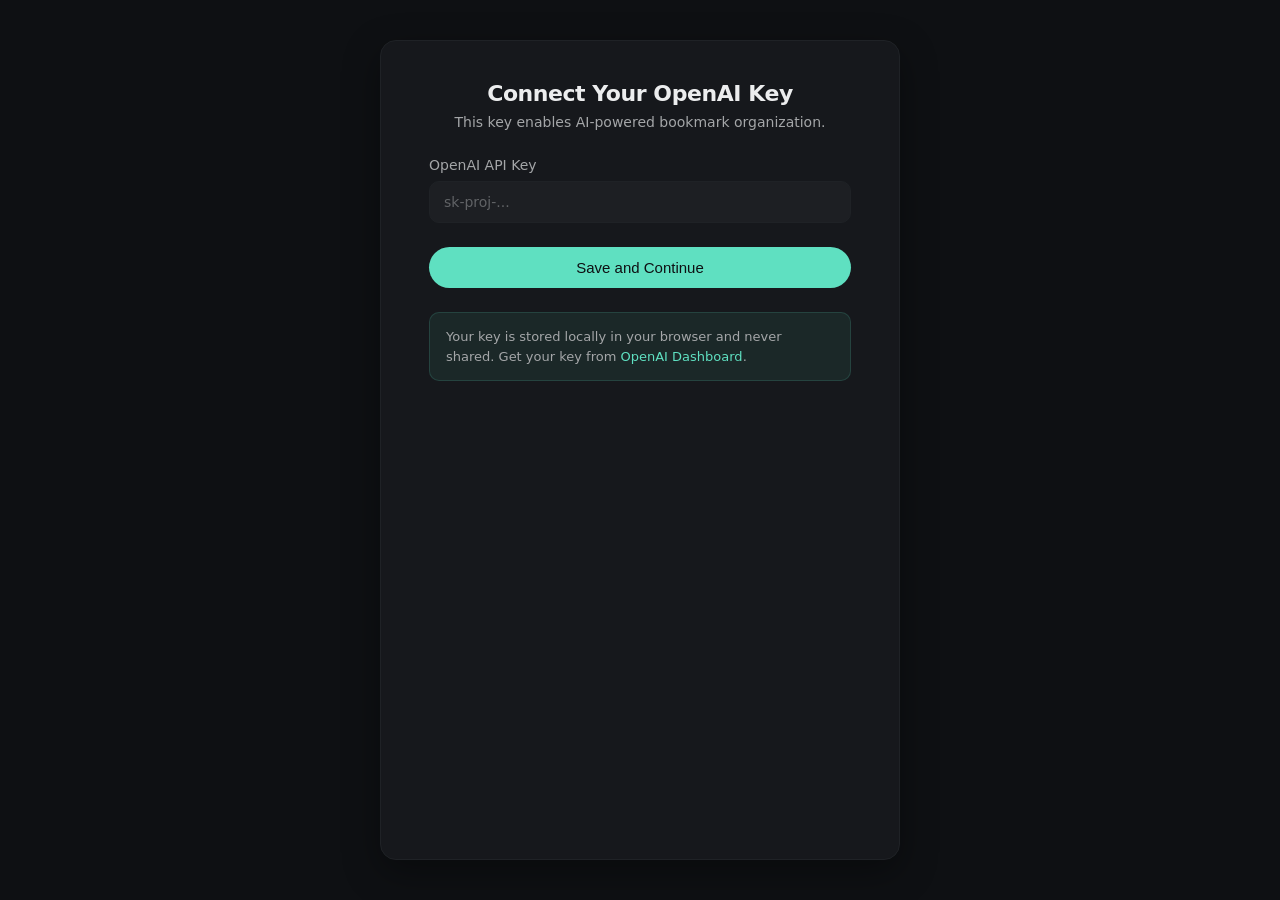
<file: ui/onboarding.html>
<!doctype html>
<html lang="en">

<head>
    <meta charset="UTF-8" />
    <meta name="viewport" content="width=device-width, initial-scale=1" />
    <title>Connect OpenAI Key — AI Bookmark Enhancer</title>
    <style>
        :root {
            --bg: #0E1013;
            --surface: #16181C;
            --border: #1F2226;
            --accent: #5FE0C1;
            --accent-dim: #3BB39A;
            --text-primary: #ECEDEE;
            --text-secondary: #A4A6A8;
            --radius: 16px;
            --font: -apple-system, BlinkMacSystemFont, "SF Pro Text", "Geist", system-ui, sans-serif;
        }

        * {
            box-sizing: border-box;
        }

        body {
            background: var(--bg);
            color: var(--text-primary);
            font-family: var(--font);
            margin: 0;
            display: flex;
            justify-content: center;
            min-height: 100vh;
            padding: 40px 20px;
        }

        .panel {
            background: var(--surface);
            border: 1px solid var(--border);
            border-radius: var(--radius);
            width: 100%;
            max-width: 520px;
            padding: 40px 48px 48px;
            box-shadow: 0 12px 36px rgba(0, 0, 0, 0.35);
            display: flex;
            flex-direction: column;
            gap: 24px;
        }

        .header {
            text-align: center;
        }

        .title {
            font-size: 22px;
            font-weight: 600;
            letter-spacing: -0.02em;
            margin-bottom: 6px;
        }

        .subtitle {
            font-size: 14px;
            color: var(--text-secondary);
            line-height: 1.5;
        }

        .form-group {
            display: flex;
            flex-direction: column;
            gap: 8px;
        }

        label {
            font-size: 14px;
            font-weight: 500;
            color: var(--text-secondary);
        }

        input[type="text"],
        input[type="password"] {
            background: rgba(255, 255, 255, 0.03);
            border: 1px solid var(--border);
            border-radius: 10px;
            padding: 12px 14px;
            font-size: 14px;
            color: var(--text-primary);
            font-family: var(--font);
            transition: all .15s ease;
        }

        input[type="text"]:focus,
        input[type="password"]:focus {
            outline: none;
            border-color: var(--accent);
            background: rgba(255, 255, 255, 0.05);
        }

        input[type="text"]::placeholder,
        input[type="password"]::placeholder {
            color: var(--text-secondary);
            opacity: 0.5;
        }

        .primary-btn {
            align-self: stretch;
            background: var(--accent);
            color: #0E1013;
            border: none;
            border-radius: 999px;
            font-size: 15px;
            font-weight: 500;
            padding: 12px 26px;
            cursor: pointer;
            transition: all .15s ease;
        }

        .primary-btn:hover:not(:disabled) {
            background: var(--accent-dim);
            transform: translateY(-1px);
            box-shadow: 0 4px 14px rgba(95, 224, 193, 0.2);
        }

        .primary-btn:disabled {
            opacity: 0.4;
            cursor: not-allowed;
        }

        .info-box {
            background: rgba(95, 224, 193, 0.08);
            border: 1px solid rgba(95, 224, 193, 0.15);
            border-radius: 10px;
            padding: 14px 16px;
            font-size: 13px;
            color: var(--text-secondary);
            line-height: 1.5;
        }

        .info-box a {
            color: var(--accent);
            text-decoration: none;
        }

        .info-box a:hover {
            text-decoration: underline;
        }

        @media (max-width: 640px) {
            .panel {
                padding: 28px 20px 36px;
            }
        }
    </style>
</head>

<body>
    <div class="panel">
        <div class="header">
            <div class="title">Connect Your OpenAI Key</div>
            <div class="subtitle">This key enables AI-powered bookmark organization.</div>
        </div>

        <div class="form-group">
            <label for="key">OpenAI API Key</label>
            <input type="password" id="key" placeholder="sk-proj-..." autocomplete="off" />
        </div>

        <button id="save" class="primary-btn">Save and Continue</button>

        <div class="info-box">
            Your key is stored locally in your browser and never shared. Get your key from <a href="https://platform.openai.com/api-keys" target="_blank">OpenAI Dashboard</a>.
        </div>
    </div>

    <script type="module" src="./onboarding.js"></script>
</body>

</html>
</file>
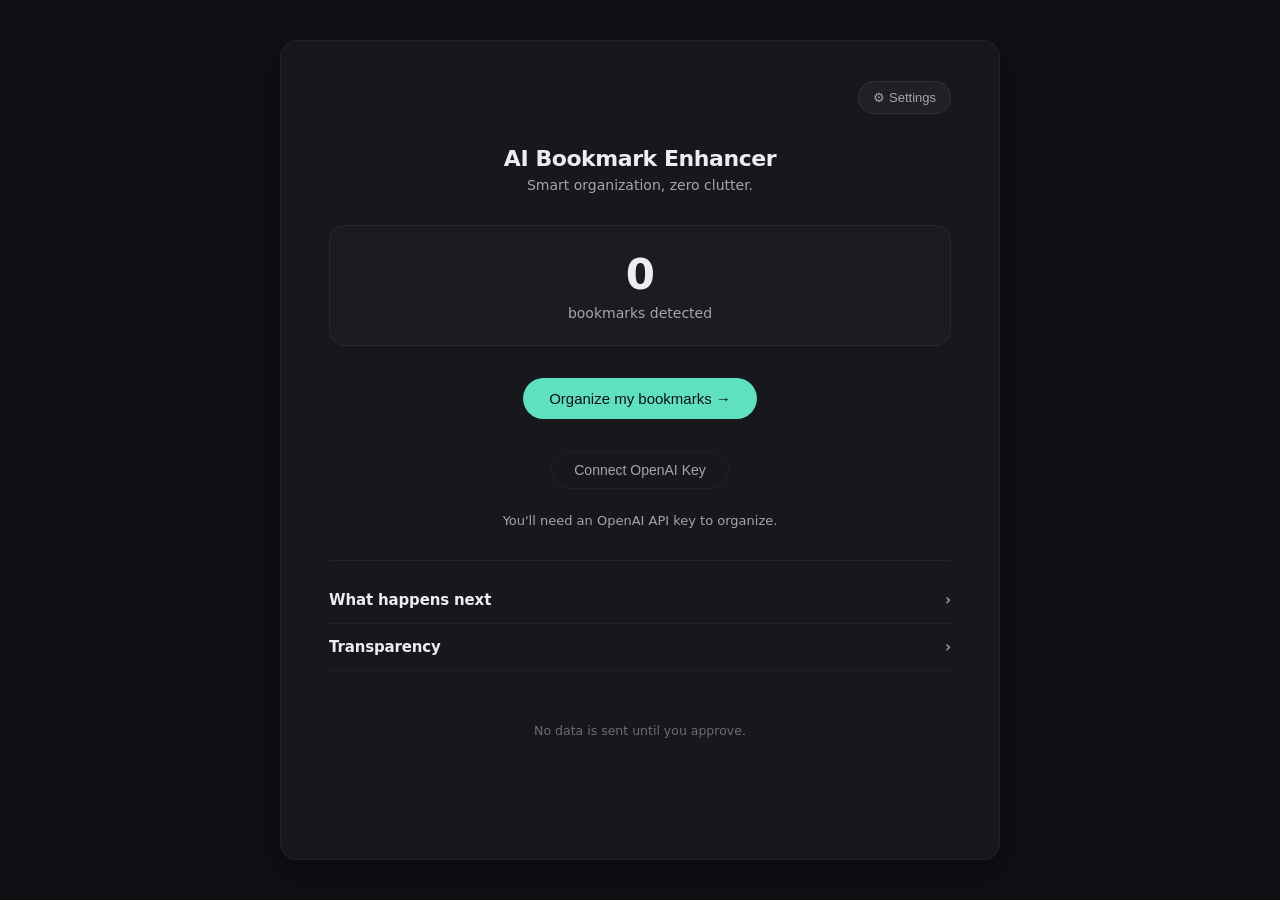
<file: ui/page1.html>
<!doctype html>
<html lang="en">

<head>
    <meta charset="UTF-8" />
    <meta name="viewport" content="width=device-width, initial-scale=1" />
    <title>AI Bookmark Enhancer — Start</title>
    <style>
        :root {
            --bg: #0E1013;
            --surface: #16181C;
            --border: #1F2226;
            --accent: #5FE0C1;
            --accent-dim: #3BB39A;
            --text-primary: #ECEDEE;
            --text-secondary: #A4A6A8;
            --radius: 16px;
            --font: -apple-system, BlinkMacSystemFont, "SF Pro Text", "Geist", system-ui, sans-serif;
        }

        * {
            box-sizing: border-box;
        }

        body {
            background: var(--bg);
            color: var(--text-primary);
            font-family: var(--font);
            margin: 0;
            display: flex;
            justify-content: center;
            min-height: 100vh;
            padding: 40px 20px;
            opacity: 0;
            transition: opacity .25s ease;
        }

        body.page-ready {
            opacity: 1;
        }

        body.page-exit {
            opacity: 0;
        }

        .panel {
            background: var(--surface);
            border: 1px solid var(--border);
            border-radius: var(--radius);
            width: 100%;
            max-width: 720px;
            padding: 40px 48px 48px;
            box-shadow: 0 12px 36px rgba(0, 0, 0, 0.35);
            display: flex;
            flex-direction: column;
            gap: 32px;
        }

        .header {
            text-align: center;
        }

        .title {
            font-size: 22px;
            font-weight: 600;
            letter-spacing: -0.02em;
            margin-bottom: 6px;
        }

        .panel-nav {
            display: flex;
            justify-content: flex-end;
        }

        .settings-chip {
            position: relative;
            background: rgba(255, 255, 255, 0.04);
            border: 1px solid rgba(255, 255, 255, 0.08);
            border-radius: 999px;
            color: var(--text-secondary);
            font-size: 13px;
            display: inline-flex;
            align-items: center;
            gap: 6px;
            padding: 8px 14px;
            cursor: pointer;
            transition: all .15s ease;
        }

        .settings-chip:hover {
            color: var(--accent);
            border-color: rgba(95, 224, 193, 0.35);
            background: rgba(95, 224, 193, 0.08);
        }

        .settings-chip::after {
            content: attr(data-tooltip);
            position: absolute;
            bottom: -32px;
            right: 0;
            background: rgba(22, 24, 28, 0.95);
            color: var(--text-primary);
            border-radius: 8px;
            padding: 6px 10px;
            font-size: 12px;
            white-space: nowrap;
            opacity: 0;
            transform: translateY(4px);
            pointer-events: none;
            transition: opacity .15s ease, transform .15s ease;
            border: 1px solid rgba(255, 255, 255, 0.08);
        }

        .settings-chip:hover::after {
            opacity: 1;
            transform: translateY(0);
        }

        .subtitle {
            font-size: 14px;
            color: var(--text-secondary);
        }

        .summary {
            text-align: center;
            background: rgba(255, 255, 255, 0.02);
            border: 1px solid rgba(255, 255, 255, 0.05);
            border-radius: var(--radius);
            padding: 24px 16px;
        }

        .metric {
            font-size: 42px;
            font-weight: 600;
            margin-bottom: 6px;
            letter-spacing: -0.02em;
        }

        .metric-label {
            font-size: 14px;
            color: var(--text-secondary);
        }

        .primary-btn {
            align-self: center;
            background: var(--accent);
            color: #0E1013;
            border: none;
            border-radius: 999px;
            font-size: 15px;
            font-weight: 500;
            padding: 12px 26px;
            cursor: pointer;
            transition: all .15s ease;
        }

        .primary-btn:hover:not(:disabled) {
            background: var(--accent-dim);
            transform: translateY(-1px);
            box-shadow: 0 4px 14px rgba(95, 224, 193, 0.2);
        }

        .primary-btn:disabled {
            opacity: 0.4;
            cursor: not-allowed;
        }

        .secondary-btn {
            align-self: center;
            background: transparent;
            color: var(--text-secondary);
            border: 1px solid var(--border);
            border-radius: 999px;
            font-size: 14px;
            font-weight: 500;
            padding: 10px 22px;
            cursor: pointer;
            transition: all .15s ease;
        }

        .secondary-btn:hover {
            color: var(--text-primary);
            border-color: var(--accent);
            background: rgba(95, 224, 193, 0.05);
        }

        .hint-text {
            text-align: center;
            font-size: 13px;
            color: var(--text-secondary);
            margin: -8px 0 0;
        }

        /* ------------------------------- */
        /* Expandable sections */
        .accordion {
            border-top: 1px solid rgba(255, 255, 255, 0.05);
            padding-top: 16px;
        }

        .accordion-item {
            border-bottom: 1px solid rgba(255, 255, 255, 0.04);
        }

        .accordion-header {
            cursor: pointer;
            display: flex;
            justify-content: space-between;
            align-items: center;
            padding: 14px 0;
            font-weight: 600;
            font-size: 15px;
            letter-spacing: -0.01em;
            transition: color .15s ease;
        }

        .accordion-header:hover {
            color: var(--accent);
        }

        .accordion-icon {
            transition: transform .2s ease;
            opacity: .6;
        }

        .accordion-item.open .accordion-icon {
            transform: rotate(90deg);
            opacity: 1;
        }

        .accordion-content {
            max-height: 0;
            overflow: hidden;
            transition: max-height .35s ease, opacity .25s ease;
            opacity: 0;
            color: var(--text-secondary);
        }

        .accordion-item.open .accordion-content {
            max-height: 300px;
            opacity: 1;
        }

        .accordion-content p {
            font-size: 14px;
            line-height: 1.6;
            margin: 4px 0 10px;
        }

        .footer-tip {
            text-align: center;
            font-size: 12.5px;
            color: var(--text-secondary);
            opacity: 0.6;
            margin-top: 20px;
        }

        .toast {
            position: fixed;
            bottom: 30px;
            left: 50%;
            transform: translateX(-50%) translateY(100px);
            background: var(--accent);
            color: #0E1013;
            padding: 12px 20px;
            border-radius: 999px;
            font-size: 14px;
            font-weight: 500;
            box-shadow: 0 8px 24px rgba(95, 224, 193, 0.4);
            opacity: 0;
            transition: all 0.3s ease;
            z-index: 1000;
        }

        .toast.show {
            opacity: 1;
            transform: translateX(-50%) translateY(0);
        }

        @media (max-width: 640px) {
            .panel {
                padding: 28px 20px 36px;
            }
        }
    </style>
</head>

<body>
    <div class="panel">
        <div class="panel-nav">
            <button id="settings-nav" class="settings-chip" data-tooltip="Manage API key" aria-label="Manage API key">
                ⚙ Settings
            </button>
        </div>
        <div class="header">
            <div class="title">AI Bookmark Enhancer</div>
            <div class="subtitle">Smart organization, zero clutter.</div>
        </div>

        <div class="summary">
            <div class="metric">0</div>
            <div class="metric-label">bookmarks detected</div>
        </div>

        <button id="organize-btn" class="primary-btn">Organize my bookmarks →</button>
        <button id="connect-key" class="secondary-btn">Connect OpenAI Key</button>
        <p id="key-hint" class="hint-text">You'll need an OpenAI API key to organize.</p>

        <!-- Accordion -->
        <div class="accordion">
            <div class="accordion-item">
                <div class="accordion-header">
                    <span>What happens next</span>
                    <span class="accordion-icon">›</span>
                </div>
                <div class="accordion-content">
                    <p>Before organizing, we’ll create a complete HTML backup of your bookmarks so you can restore them
                        anytime.</p>
                    <p>Your data never leaves your computer without your explicit consent. The AI model only receives
                        folder titles, URLs, and structure — never notes or passwords.</p>
                    <p>Estimated cost for this session is <b>$0.006 per run</b>.</p>
                </div>
            </div>

            <div class="accordion-item">
                <div class="accordion-header">
                    <span>Transparency</span>
                    <span class="accordion-icon">›</span>
                </div>
                <div class="accordion-content">
                    <p>This project uses OpenAI’s API under your own API key. You can inspect the full JSON payload
                        before sending, ensuring 100% control and privacy.</p>
                    <p>You can stop the process at any moment, and your backup will remain untouched.</p>
                </div>
            </div>
        </div>

        <div class="footer-tip">No data is sent until you approve.</div>
    </div>

    <script type="module" src="./page1.js"></script>
</body>

</html>
</file>
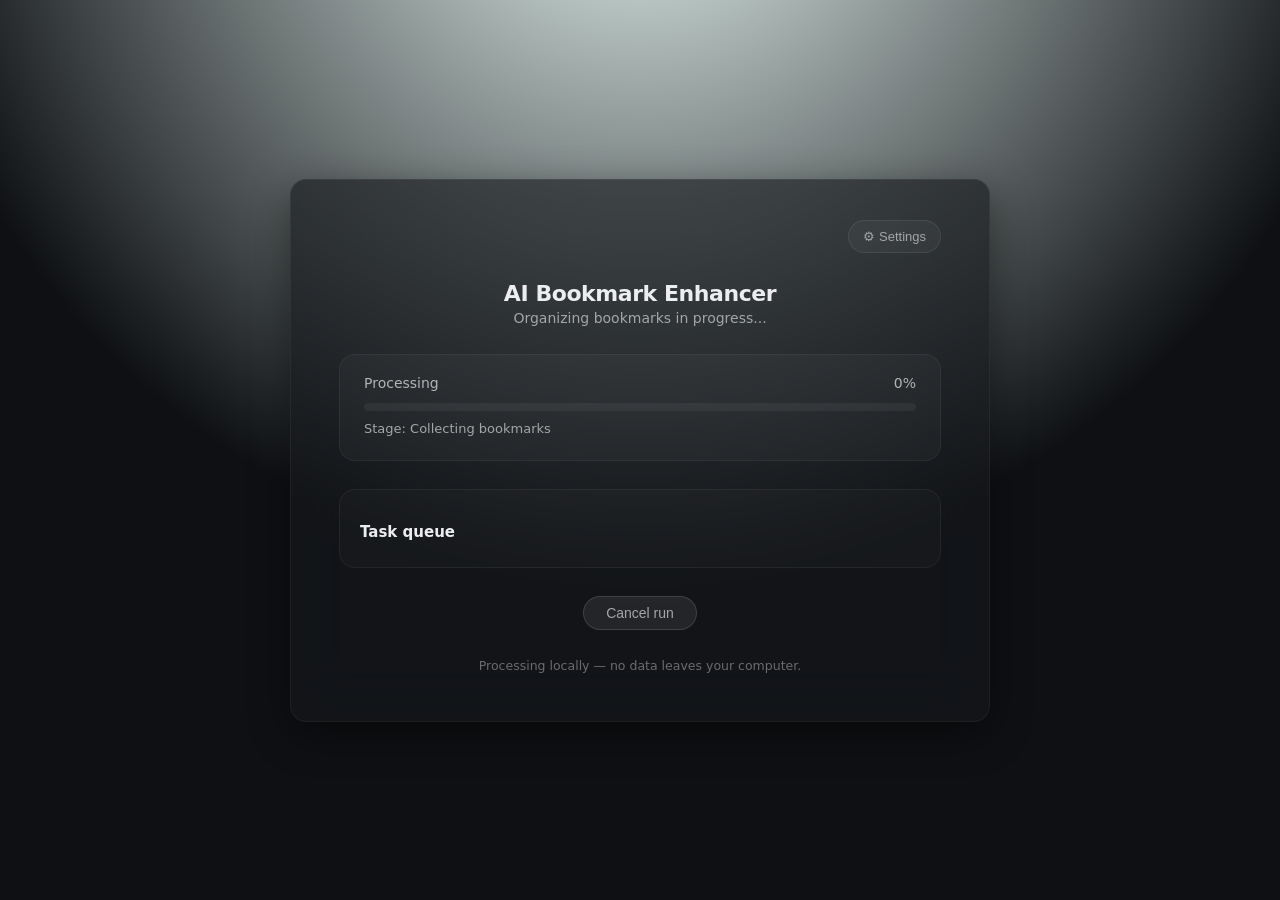
<file: ui/page2.html>
<!doctype html>
<html lang="en">
<head>
<meta charset="UTF-8">
<meta name="viewport" content="width=device-width, initial-scale=1">
<title>AI Bookmark Enhancer — Processing</title>
<style>
  :root {
    --bg: #0E1013;
    --glass: rgba(22,24,28,0.6);
    --border: rgba(255,255,255,0.05);
    --accent: #5FE0C1;
    --accent-dim: #3BB39A;
    --text-primary: #ECEDEE;
    --text-secondary: #A4A6A8;
    --radius: 16px;
    --font: -apple-system,BlinkMacSystemFont,"SF Pro Text","Inter",system-ui,sans-serif;
  }
  *{box-sizing:border-box;}
  body{
    background: radial-gradient(circle at 50% -20%,rgba(95,224,193,.12),rgba(14,16,19,1) 60%);
    color:var(--text-primary);
    font-family:var(--font);
    margin:0;
    display:flex;
    justify-content:center;
    align-items:center;
    min-height:100vh;
    padding:32px 20px;
    opacity:0;
    transition:opacity .25s ease;
  }
  body.page-ready{opacity:1;}
  body.page-exit{opacity:0;}

  .panel{
    width:100%;
    max-width:700px;
    border-radius:var(--radius);
    border:1px solid var(--border);
    backdrop-filter:blur(28px) saturate(1.3);
    background:var(--glass);
    box-shadow:0 12px 40px rgba(0,0,0,0.45);
    padding:40px 48px 48px;
    display:flex;
    flex-direction:column;
    gap:28px;
    animation:fadeUp .4s ease-out;
  }
  @keyframes fadeUp{from{opacity:0;transform:translateY(14px);}to{opacity:1;transform:translateY(0);}}

  .panel-nav{
    display:flex;
    justify-content:flex-end;
  }
  .settings-chip{
    position:relative;
    background:rgba(255,255,255,0.04);
    border:1px solid rgba(255,255,255,0.08);
    border-radius:999px;
    color:var(--text-secondary);
    font-size:13px;
    display:inline-flex;
    align-items:center;
    gap:6px;
    padding:8px 14px;
    cursor:pointer;
    transition:all .15s ease;
  }
  .settings-chip:hover{
    color:var(--accent);
    border-color:rgba(95,224,193,0.35);
    background:rgba(95,224,193,0.08);
  }
  .settings-chip::after{
    content:attr(data-tooltip);
    position:absolute;
    bottom:-32px;
    right:0;
    background:rgba(22,24,28,0.95);
    color:var(--text-primary);
    border-radius:8px;
    padding:6px 10px;
    font-size:12px;
    white-space:nowrap;
    opacity:0;
    transform:translateY(4px);
    pointer-events:none;
    transition:opacity .15s ease,transform .15s ease;
    border:1px solid rgba(255,255,255,0.08);
  }
  .settings-chip:hover::after{
    opacity:1;
    transform:translateY(0);
  }

  .header{text-align:center;}
  .title{font-size:22px;font-weight:600;letter-spacing:-0.02em;margin-bottom:4px;}
  .subtitle{font-size:14px;color:var(--text-secondary);}

  /* Progress Card */
  .status{
    background:rgba(255,255,255,0.03);
    border:1px solid rgba(255,255,255,0.05);
    border-radius:var(--radius);
    padding:20px 24px 24px;
  }
  .status-header{
    display:flex;
    justify-content:space-between;
    align-items:center;
    margin-bottom:12px;
    font-size:14px;
  }
  .status-header span{opacity:.7;}
  .progress{
    height:8px;
    background:rgba(255,255,255,0.05);
    border-radius:999px;
    overflow:hidden;
  }
  .progress-bar{
    height:100%;
    width:0%;
    border-radius:inherit;
    background:linear-gradient(90deg,var(--accent),#9FF4E2);
    box-shadow:0 0 8px rgba(95,224,193,.3);
    transition:width .4s ease;
  }
  .stage{
    margin-top:10px;
    font-size:13px;
    color:var(--text-secondary);
  }

  /* Task queue */
  .tasks{
    background:rgba(255,255,255,0.02);
    border:1px solid rgba(255,255,255,0.05);
    border-radius:var(--radius);
    padding:18px 20px;
  }
  .tasks h3{
    font-size:15px;
    font-weight:600;
    margin-bottom:8px;
  }
  .task{
    display:flex;
    justify-content:space-between;
    align-items:center;
    font-size:14px;
    color:var(--text-secondary);
    padding:4px 0;
  }
  .dot{
    width:8px;height:8px;border-radius:50%;
    margin-right:8px;display:inline-block;
  }
  .done .dot{background:var(--accent);}
  .current .dot{background:#fff;}
  .pending .dot{background:#333;}
  .done span,.pending span,.current span{display:flex;align-items:center;}

  .actions{
    display:flex;
    justify-content:center;
  }
  .stop-btn{
    background:rgba(255,255,255,0.08);
    border:1px solid rgba(255,255,255,0.12);
    color:var(--text-secondary);
    font-size:14px;
    padding:8px 22px;
    border-radius:999px;
    cursor:pointer;
    transition:all .15s ease;
  }
  .stop-btn:hover{
    background:rgba(255,80,80,0.15);
    color:#ff6b6b;
    border-color:rgba(255,80,80,0.25);
  }

  .footer-tip{
    text-align:center;
    font-size:12.5px;
    color:var(--text-secondary);
    opacity:.6;
  }

  .error-panel{
    background:rgba(255,80,80,0.12);
    border:1px solid rgba(255,80,80,0.25);
    border-radius:var(--radius);
    padding:20px 24px;
    display:none;
  }
  .error-panel.visible{display:block;}
  .error-title{
    font-size:16px;
    font-weight:600;
    color:#ff6b6b;
    margin-bottom:8px;
  }
  .error-msg{
    font-size:14px;
    color:var(--text-secondary);
    margin-bottom:16px;
    line-height:1.5;
  }
  .error-btn{
    background:var(--accent);
    color:#0E1013;
    border:none;
    border-radius:999px;
    font-size:14px;
    font-weight:500;
    padding:10px 22px;
    cursor:pointer;
    transition:all .15s ease;
  }
  .error-btn:hover{
    background:var(--accent-dim);
    transform:translateY(-1px);
  }

  .cancelled-panel{
    background:rgba(255,193,80,0.12);
    border:1px solid rgba(255,193,80,0.25);
    border-radius:var(--radius);
    padding:20px 24px;
    display:none;
    text-align:center;
  }
  .cancelled-panel.visible{display:block;}
  .cancelled-title{
    font-size:16px;
    font-weight:600;
    color:#ffb84d;
    margin-bottom:8px;
  }
  .cancelled-msg{
    font-size:14px;
    color:var(--text-secondary);
    margin-bottom:16px;
    line-height:1.5;
  }
  .home-btn{
    background:var(--accent);
    color:#0E1013;
    border:none;
    border-radius:999px;
    font-size:14px;
    font-weight:500;
    padding:10px 22px;
    cursor:pointer;
    transition:all .15s ease;
  }
  .home-btn:hover{
    background:var(--accent-dim);
    transform:translateY(-1px);
  }

  @media(max-width:640px){.panel{padding:28px 22px 36px;}}
</style>
</head>
<body>
  <div class="panel">
    <div class="panel-nav">
      <button class="settings-chip" id="settings-nav" data-tooltip="Manage API key" aria-label="Manage API key">⚙ Settings</button>
    </div>
    <div class="header">
      <div class="title">AI Bookmark Enhancer</div>
      <div class="subtitle">Organizing bookmarks in progress...</div>
    </div>

    <div class="error-panel" id="error-panel">
      <div class="error-title">Organization Failed</div>
      <div class="error-msg" id="error-msg">An error occurred. Please check your settings.</div>
      <button class="error-btn" id="error-settings">Update API Key</button>
    </div>

    <div class="cancelled-panel" id="cancelled-panel">
      <div class="cancelled-title">Cancelled</div>
      <div class="cancelled-msg">Organization was stopped. No changes were made to your bookmarks.</div>
      <button class="home-btn" id="cancelled-home">Back to Home</button>
    </div>

    <div class="status" id="status-section">
      <div class="status-header">
        <span>Processing</span>
        <span id="percent">0%</span>
      </div>
      <div class="progress"><div class="progress-bar" id="bar"></div></div>
      <div class="stage" id="stage">Stage: Collecting bookmarks</div>
    </div>

    <div class="tasks" id="tasks-section">
      <h3>Task queue</h3>
      <div id="tasks-list"></div>
    </div>

    <div class="actions" id="actions-section">
      <button class="stop-btn" id="cancel-btn">Cancel run</button>
    </div>

    <div class="footer-tip">Processing locally — no data leaves your computer.</div>
  </div>

<script type="module" src="./page2.js"></script>
</body>
</html>
</file>
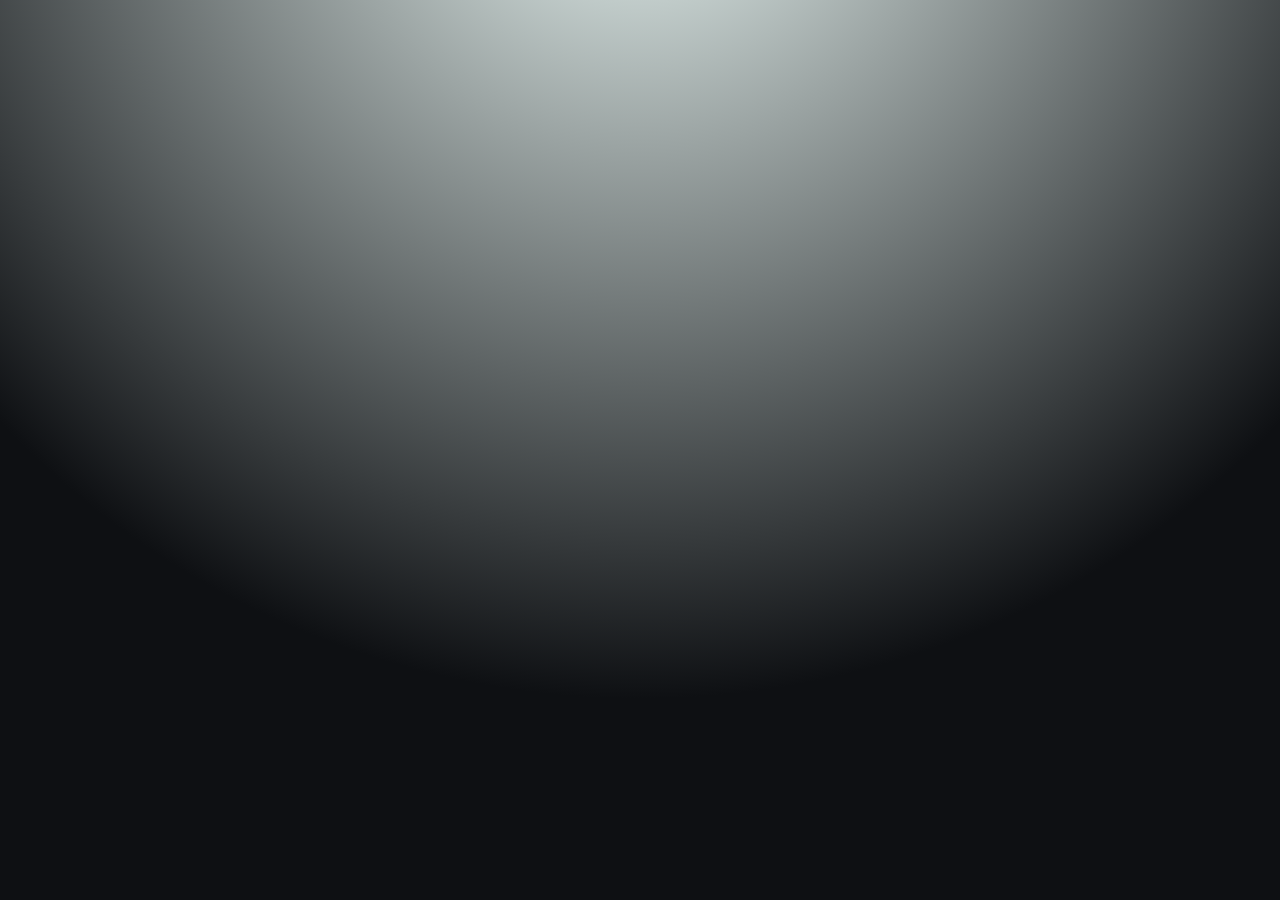
<file: ui/page3.html>
<!doctype html>
<html lang="en">
<head>
<meta charset="UTF-8" />
<meta name="viewport" content="width=device-width, initial-scale=1" />
<title>AI Bookmark Enhancer — Results</title>
<style>
  :root {
    --bg: #0E1013;
    --surface: #16181C;
    --border: rgba(255,255,255,0.05);
    --accent: #5FE0C1;
    --accent-light: #9FF4E2;
    --text-primary: #ECEDEE;
    --text-secondary: #A4A6A8;
    --radius: 16px;
    --font: -apple-system, BlinkMacSystemFont, "SF Pro Text", "Inter", system-ui, sans-serif;
  }
  *{box-sizing:border-box;}
  body{
    background: radial-gradient(circle at 50% -20%,rgba(95,224,193,.10),rgba(14,16,19,1) 70%);
    color:var(--text-primary);
    font-family:var(--font);
    margin:0;
    display:flex;
    justify-content:center;
    align-items:center;
    min-height:100vh;
    padding:32px 20px;
    -webkit-font-smoothing:antialiased;
    opacity:0;
    transition:opacity .25s ease;
  }
  body.page-ready{opacity:1;}
  body.page-exit{opacity:0;}

  .panel{
    width:100%;
    max-width:720px;
    background:var(--surface);
    border:1px solid var(--border);
    border-radius:var(--radius);
    box-shadow:0 12px 36px rgba(0,0,0,0.4);
    padding:40px 48px 48px;
    display:flex;
    flex-direction:column;
    gap:32px;
    animation:fadeUp .45s ease-out;
  }
  @keyframes fadeUp{from{opacity:0;transform:translateY(14px);}to{opacity:1;transform:translateY(0);} }

  .panel-nav{
    display:flex;
    justify-content:flex-end;
  }
  .settings-chip{
    position:relative;
    background:rgba(255,255,255,0.04);
    border:1px solid rgba(255,255,255,0.08);
    border-radius:999px;
    color:var(--text-secondary);
    font-size:13px;
    display:inline-flex;
    align-items:center;
    gap:6px;
    padding:8px 14px;
    cursor:pointer;
    transition:all .15s ease;
  }
  .settings-chip:hover{
    color:var(--accent);
    border-color:rgba(95,224,193,0.35);
    background:rgba(95,224,193,0.08);
  }
  .settings-chip::after{
    content:attr(data-tooltip);
    position:absolute;
    bottom:-32px;
    right:0;
    background:rgba(22,24,28,0.95);
    color:var(--text-primary);
    border-radius:8px;
    padding:6px 10px;
    font-size:12px;
    white-space:nowrap;
    opacity:0;
    transform:translateY(4px);
    pointer-events:none;
    transition:opacity .15s ease,transform .15s ease;
    border:1px solid rgba(255,255,255,0.08);
  }
  .settings-chip:hover::after{
    opacity:1;
    transform:translateY(0);
  }

  .header{text-align:center;}
  .title{font-size:22px;font-weight:600;letter-spacing:-0.02em;margin-bottom:6px;}
  .subtitle{font-size:14px;color:var(--text-secondary);}
  .status-pill{
    display:inline-flex;
    align-items:center;
    gap:6px;
    padding:4px 10px 5px;
    border-radius:999px;
    font-size:12.5px;
    background:rgba(95,224,193,0.1);
    border:1px solid rgba(95,224,193,0.25);
    color:var(--accent);
    margin-top:12px;
  }
  .status-pill.success{
    background:rgba(95,224,193,0.1);
    border:1px solid rgba(95,224,193,0.25);
    color:var(--accent);
  }
  .status-pill.error{
    background:rgba(255,80,80,0.12);
    border:1px solid rgba(255,80,80,0.25);
    color:#ff6b6b;
  }
  .status-pill.cancelled{
    background:rgba(255,193,80,0.12);
    border:1px solid rgba(255,193,80,0.2);
    color:#ffb84d;
  }

  .summary{
    text-align:center;
    background:rgba(255,255,255,0.02);
    border:1px solid rgba(255,255,255,0.05);
    border-radius:var(--radius);
    padding:28px 20px;
    position:relative;
  }
  .summary::after{
    content:"";
    position:absolute;
    inset:0;
    border-radius:inherit;
    background:radial-gradient(circle at 50% 120%,rgba(95,224,193,0.12),transparent 70%);
    pointer-events:none;
  }
  .metric{font-size:38px;font-weight:600;letter-spacing:-0.02em;}
  .metric-label{font-size:14px;color:var(--text-secondary);}
  .divider{height:1px;background:rgba(255,255,255,0.06);margin:24px 0;}

  .folders{
    display:grid;
    grid-template-columns:repeat(auto-fill,minmax(260px,1fr));
    gap:14px;
  }
  .folder{
    background:rgba(255,255,255,0.03);
    border:1px solid rgba(255,255,255,0.05);
    border-radius:12px;
    padding:14px 16px;
    transition:background .2s ease,border-color .2s ease;
  }
  .folder:hover{
    background:rgba(95,224,193,0.07);
    border-color:rgba(95,224,193,0.2);
  }
  .folder-name{font-size:15px;font-weight:500;margin-bottom:6px;letter-spacing:-0.01em;}
  .folder-count{font-size:13px;color:var(--text-secondary);}

  .actions{
    display:flex;
    justify-content:center;
    gap:12px;
    flex-wrap:wrap;
    margin-top:8px;
  }
  button{
    border:none;
    border-radius:999px;
    font-size:14px;
    font-weight:500;
    padding:10px 20px;
    cursor:pointer;
    transition:all .15s ease;
  }
  .btn-primary{
    background:var(--accent);
    color:#0E1013;
  }
  .btn-primary:hover{
    background:var(--accent-light);
    transform:translateY(-1px);
    box-shadow:0 4px 14px rgba(95,224,193,0.25);
  }
  .btn-secondary{
    background:rgba(255,255,255,0.06);
    color:var(--text-secondary);
  }
  .btn-secondary:hover{
    background:rgba(255,255,255,0.1);
    color:var(--accent);
  }
  .btn-danger{
    background:rgba(255,80,80,0.18);
    color:#ff6b6b;
  }
  .btn-danger:hover{
    background:rgba(255,80,80,0.28);
    color:#ffd3d3;
  }

  .footer-tip{
    text-align:center;
    font-size:12.5px;
    color:var(--text-secondary);
    opacity:.6;
  }
  .empty-state{
    text-align:center;
    font-size:14px;
    color:var(--text-secondary);
    background:rgba(255,255,255,0.03);
    border:1px solid rgba(255,255,255,0.05);
    border-radius:var(--radius);
    padding:20px 18px;
  }
  .toast{
    position:fixed;
    bottom:28px;
    right:28px;
    background:rgba(22,24,28,0.95);
    color:var(--text-primary);
    padding:10px 16px;
    border-radius:999px;
    opacity:0;
    transform:translateY(10px);
    transition:opacity .2s ease,transform .2s ease;
    border:1px solid rgba(255,255,255,0.08);
    font-size:13px;
  }
  .toast.show{
    opacity:1;
    transform:translateY(0);
  }

  .apply-card{
    background:rgba(255,255,255,0.02);
    border:1px solid rgba(255,255,255,0.05);
    border-radius:var(--radius);
    padding:20px 24px;
    display:flex;
    flex-direction:column;
    gap:16px;
  }
  .apply-header{
    display:flex;
    justify-content:space-between;
    align-items:center;
  }
  .apply-title{
    font-size:15px;
    font-weight:600;
    letter-spacing:-0.01em;
  }
  .apply-status-text{
    font-size:13px;
    color:var(--text-secondary);
  }
  .apply-buttons{
    display:flex;
    gap:10px;
    flex-wrap:wrap;
  }
  .apply-buttons button{
    flex:1;
    min-width:160px;
  }
  .apply-buttons button:disabled{
    opacity:0.4;
    cursor:not-allowed;
  }
  .apply-meta{
    font-size:13px;
    color:var(--text-secondary);
    display:flex;
    gap:12px;
    flex-wrap:wrap;
  }
  .apply-sample{
    list-style:none;
    margin:0;
    padding:0;
    display:grid;
    gap:8px;
  }
  .apply-sample li{
    background:rgba(255,255,255,0.03);
    border:1px solid rgba(255,255,255,0.05);
    border-radius:10px;
    padding:10px 12px;
    font-size:13px;
    display:flex;
    flex-direction:column;
    gap:4px;
  }
  .apply-sample .sample-folder{
    color:var(--accent);
    font-weight:500;
  }
  .apply-sample .sample-url{
    color:var(--text-secondary);
    word-break:break-all;
  }

  .modal-backdrop{
    position:fixed;
    inset:0;
    background:rgba(10,12,15,0.75);
    display:flex;
    align-items:center;
    justify-content:center;
    opacity:0;
    transition:opacity .2s ease;
    z-index:10;
  }
  .modal-backdrop[hidden]{
    display:none !important;
    pointer-events:none;
  }
  .modal-backdrop:not(.visible){
    pointer-events:none;
  }
  .modal-backdrop.visible{
    opacity:1;
  }
  .modal{
    background:rgba(22,24,28,0.95);
    border:1px solid rgba(255,255,255,0.08);
    border-radius:16px;
    padding:28px 32px;
    max-width:360px;
    width:100%;
    box-shadow:0 24px 48px rgba(0,0,0,0.45);
    transform:translateY(12px);
    transition:transform .2s ease;
    position:relative;
  }
  .modal-backdrop.visible .modal{
    transform:translateY(0);
  }
  .modal-title{
    font-size:18px;
    font-weight:600;
    margin-bottom:8px;
  }
  .modal-body{
    font-size:14px;
    color:var(--text-secondary);
    line-height:1.6;
    margin-bottom:18px;
  }
  .modal-actions{
    display:flex;
    gap:10px;
  }
  .modal-actions button{
    flex:1;
  }
  .modal-close{
    position:absolute;
    top:14px;
    right:14px;
    background:transparent;
    border:none;
    color:var(--text-secondary);
    font-size:16px;
    cursor:pointer;
  }
  .modal-close:hover{
    color:var(--text-primary);
  }

  /* subtle confetti sparkles */
  @keyframes sparkle{
    0%{opacity:.2;transform:translateY(0);}
    50%{opacity:1;transform:translateY(-6px);}
    100%{opacity:.2;transform:translateY(0);}
  }
  .sparkle{
    position:absolute;
    width:3px;height:3px;
    background:var(--accent-light);
    border-radius:50%;
    opacity:.2;
    animation:sparkle 2s infinite ease-in-out;
  }
</style>
</head>
<body>
  <div class="panel">
    <div class="panel-nav">
      <button class="settings-chip" id="settings-nav" data-tooltip="Manage API key" aria-label="Manage API key">⚙ Settings</button>
    </div>
    <div class="header">
      <div class="title">AI Bookmark Enhancer</div>
      <div class="subtitle" id="results-subtitle">Organization complete.</div>
      <div class="status-pill success" id="status-pill">✓ Completed successfully</div>
    </div>

    <div class="summary">
      <div class="metric" id="metric-count">0 → 0</div>
      <div class="metric-label">bookmarks organized into folders</div>
      <!-- sparkles -->
      <div class="sparkle" style="top:14%;left:18%;animation-delay:.1s"></div>
      <div class="sparkle" style="top:24%;right:20%;animation-delay:.4s"></div>
      <div class="sparkle" style="bottom:20%;left:28%;animation-delay:.8s"></div>
      <div class="sparkle" style="bottom:16%;right:30%;animation-delay:1.1s"></div>
    </div>

    <div class="divider"></div>

    <div class="folders" id="folders"></div>
    <div class="empty-state" id="empty-state" hidden>No runs yet. Start organizing to view results.</div>

    <div class="actions">
      <button class="btn-primary" id="open-bookmarks">Open in Bookmarks</button>
      <button class="btn-secondary" id="download-backup">Download Backup</button>
      <button class="btn-secondary" id="rerun-analysis">Re-run Analysis</button>
    </div>

    <div class="apply-card" id="apply-card">
      <div class="apply-header">
        <div class="apply-title">Apply structure (non-destructive)</div>
        <div class="apply-status-text" id="apply-status">Idle</div>
      </div>
      <div class="apply-buttons">
        <button class="btn-secondary" id="preview-apply">Preview apply</button>
        <button class="btn-primary" id="apply-structure">Apply structure</button>
        <button class="btn-danger" id="rollback-apply">Rollback last apply</button>
      </div>
      <div class="apply-meta" id="apply-meta" hidden></div>
      <ul class="apply-sample" id="apply-sample" hidden></ul>
    </div>

    <div class="footer-tip">All changes saved locally. Backup available in Downloads folder.</div>
  </div>
  <div class="modal-backdrop" id="confirm-modal" hidden>
    <div class="modal">
      <button class="modal-close" id="close-modal" aria-label="Close modal">×</button>
      <div class="modal-title" id="modal-title">Start a new analysis?</div>
      <div class="modal-body" id="modal-body">This will replace the current results with a fresh AI run. Your previous backups remain in Downloads.</div>
      <div class="modal-actions">
        <button class="btn-secondary" id="modal-cancel">Not now</button>
        <button class="btn-primary" id="modal-confirm">Confirm</button>
      </div>
    </div>
  </div>
  <script type="module" src="./page3.js"></script>
</body>
</html>
</file>
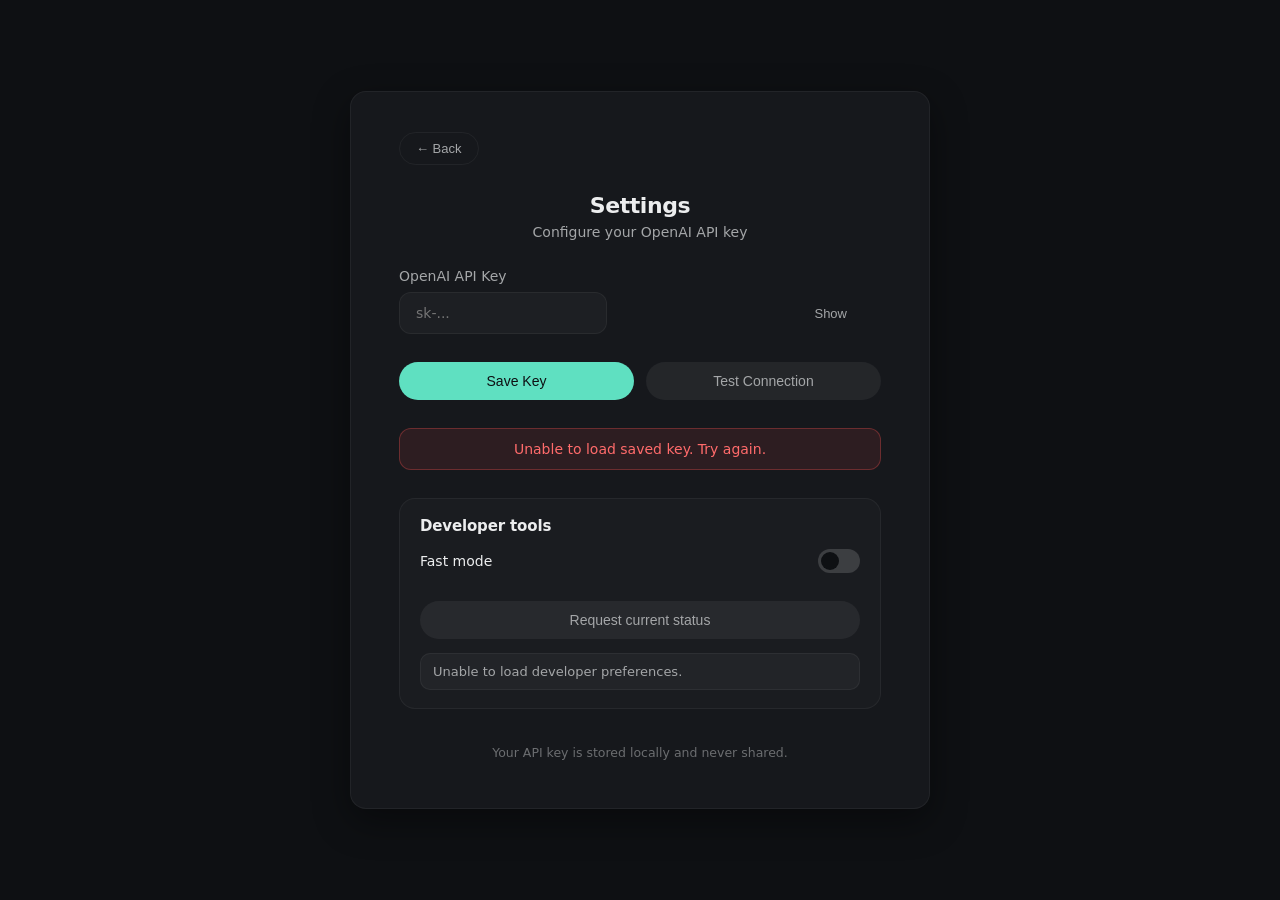
<file: ui/settings.html>
<!doctype html>
<html lang="en">
<head>
<meta charset="UTF-8">
<meta name="viewport" content="width=device-width, initial-scale=1">
<title>AI Bookmark Enhancer — Settings</title>
<style>
  :root {
    --bg: #0E1013;
    --surface: #16181C;
    --border: rgba(255,255,255,0.05);
    --accent: #5FE0C1;
    --accent-dim: #3BB39A;
    --text-primary: #ECEDEE;
    --text-secondary: #A4A6A8;
    --radius: 16px;
    --font: -apple-system, BlinkMacSystemFont, "SF Pro Text", "Inter", system-ui, sans-serif;
  }
  * { box-sizing: border-box; }
  body {
    background: var(--bg);
    color: var(--text-primary);
    font-family: var(--font);
    margin: 0;
    display: flex;
    justify-content: center;
    align-items: center;
    min-height: 100vh;
    padding: 32px 20px;
    opacity: 0;
    transition: opacity .25s ease;
  }
  body.page-ready { opacity: 1; }
  body.page-exit { opacity: 0; }

  .panel {
    width: 100%;
    max-width: 580px;
    background: var(--surface);
    border: 1px solid var(--border);
    border-radius: var(--radius);
    box-shadow: 0 12px 36px rgba(0,0,0,0.4);
    padding: 40px 48px 48px;
    display: flex;
    flex-direction: column;
    gap: 28px;
  }

  .header { text-align: center; }
  .title { font-size: 22px; font-weight: 600; letter-spacing: -0.02em; margin-bottom: 6px; }
  .subtitle { font-size: 14px; color: var(--text-secondary); }
  .top-bar {
    display: flex;
    justify-content: flex-start;
  }
  .back-btn {
    background: transparent;
    border: 1px solid var(--border);
    color: var(--text-secondary);
    border-radius: 999px;
    font-size: 13px;
    font-weight: 500;
    padding: 8px 16px;
    cursor: pointer;
    transition: all .15s ease;
  }
  .back-btn:hover {
    border-color: var(--accent);
    color: var(--accent);
    background: rgba(95,224,193,0.05);
  }

  .form-group {
    display: flex;
    flex-direction: column;
    gap: 8px;
  }
  label {
    font-size: 14px;
    font-weight: 500;
    color: var(--text-secondary);
  }
  .input-wrapper {
    position: relative;
  }
  input[type="password"],
  input[type="text"] {
    background: rgba(255,255,255,0.03);
    border: 1px solid var(--border);
    border-radius: 12px;
    color: var(--text-primary);
    font-family: var(--font);
    font-size: 14px;
    padding: 12px 16px;
    transition: border-color .15s ease;
  }
  input:focus {
    outline: none;
    border-color: var(--accent);
  }
  .toggle-btn {
    position: absolute;
    right: 12px;
    top: 50%;
    transform: translateY(-50%);
    background: transparent;
    border: none;
    color: var(--text-secondary);
    font-size: 13px;
    cursor: pointer;
  }
  .toggle-btn:hover {
    color: var(--text-primary);
  }

  .actions {
    display: flex;
    gap: 12px;
    flex-wrap: wrap;
  }
  button {
    border: none;
    border-radius: 999px;
    font-size: 14px;
    font-weight: 500;
    padding: 11px 22px;
    cursor: pointer;
    transition: all .15s ease;
  }
  .btn-primary {
    background: var(--accent);
    color: #0E1013;
    flex: 1;
  }
  .btn-primary:hover {
    background: var(--accent-dim);
    transform: translateY(-1px);
    box-shadow: 0 4px 14px rgba(95,224,193,0.25);
  }
  .btn-secondary {
    background: rgba(255,255,255,0.06);
    color: var(--text-secondary);
    flex: 1;
  }
  .btn-secondary:hover {
    background: rgba(255,255,255,0.1);
    color: var(--text-primary);
  }

  .status {
    font-size: 14px;
    padding: 12px 16px;
    border-radius: 12px;
    text-align: center;
    display: none;
  }
  .status.info {
    display: block;
    background: rgba(95,224,193,0.08);
    border: 1px solid rgba(95,224,193,0.15);
    color: var(--accent);
  }
  .status.success {
    display: block;
    background: rgba(95,224,193,0.1);
    border: 1px solid rgba(95,224,193,0.3);
    color: var(--accent);
  }
  .status.error {
    display: block;
    background: rgba(255,80,80,0.1);
    border: 1px solid rgba(255,80,80,0.3);
    color: #ff6b6b;
  }

  .developer-card {
    background: rgba(255,255,255,0.02);
    border: 1px solid rgba(255,255,255,0.05);
    border-radius: var(--radius);
    padding: 18px 20px;
    display: flex;
    flex-direction: column;
    gap: 14px;
  }
  .developer-card h3 {
    margin: 0;
    font-size: 15px;
    font-weight: 600;
    letter-spacing: -0.01em;
  }
  .toggle-row {
    display: flex;
    justify-content: space-between;
    align-items: center;
    gap: 16px;
  }
  .toggle-row label {
    color: var(--text-primary);
    font-weight: 500;
  }
  .switch {
    position: relative;
    display: inline-block;
    width: 42px;
    height: 24px;
  }
  .switch input {
    opacity: 0;
    width: 0;
    height: 0;
  }
  .slider {
    position: absolute;
    cursor: pointer;
    top: 0;
    left: 0;
    right: 0;
    bottom: 0;
    background-color: rgba(255,255,255,0.15);
    transition: .2s;
    border-radius: 999px;
  }
  .slider:before {
    position: absolute;
    content: "";
    height: 18px;
    width: 18px;
    left: 3px;
    bottom: 3px;
    background-color: #0E1013;
    transition: .2s;
    border-radius: 50%;
  }
  input:checked + .slider {
    background-color: rgba(95,224,193,0.7);
  }
  input:checked + .slider:before {
    transform: translateX(18px);
  }
  .dev-status {
    font-size: 13px;
    color: var(--text-secondary);
    background: rgba(255,255,255,0.04);
    border: 1px solid rgba(255,255,255,0.05);
    border-radius: 10px;
    padding: 10px 12px;
    display: none;
  }
  .dev-status.visible {
    display: block;
  }

  .footer-tip {
    text-align: center;
    font-size: 12.5px;
    color: var(--text-secondary);
    opacity: 0.6;
    margin-top: 8px;
  }
  .toast{
    position:fixed;
    bottom:28px;
    right:28px;
    background:rgba(22,24,28,0.95);
    color:var(--text-primary);
    padding:10px 16px;
    border-radius:999px;
    opacity:0;
    transform:translateY(10px);
    transition:opacity .2s ease,transform .2s ease;
    border:1px solid rgba(255,255,255,0.08);
    font-size:13px;
  }
  .toast.show{
    opacity:1;
    transform:translateY(0);
  }
</style>
</head>
<body>
  <div class="panel">
    <div class="top-bar">
      <button class="back-btn" id="backBtn">← Back</button>
    </div>
    <div class="header">
      <div class="title">Settings</div>
      <div class="subtitle">Configure your OpenAI API key</div>
    </div>

    <div class="form-group">
      <label for="apiKey">OpenAI API Key</label>
      <div class="input-wrapper">
        <input type="password" id="apiKey" placeholder="sk-...">
        <button class="toggle-btn" id="toggleVisibility" type="button">Show</button>
      </div>
    </div>

    <div class="actions">
      <button class="btn-primary" id="saveBtn">Save Key</button>
      <button class="btn-secondary" id="testBtn">Test Connection</button>
    </div>

    <div class="status" id="status"></div>

    <div class="developer-card">
      <h3>Developer tools</h3>
      <div class="toggle-row">
        <label for="fast-mode-toggle">Fast mode</label>
        <label class="switch">
          <input type="checkbox" id="fast-mode-toggle">
          <span class="slider"></span>
        </label>
      </div>
      <div id="fast-mode-label" style="font-size:13px;color:var(--text-secondary);"></div>
      <button class="btn-secondary" id="status-btn">Request current status</button>
      <div class="dev-status" id="dev-status"></div>
    </div>

    <div class="footer-tip">Your API key is stored locally and never shared.</div>
  </div>

<script type="module" src="./settings.js"></script>
</body>
</html>
</file>
